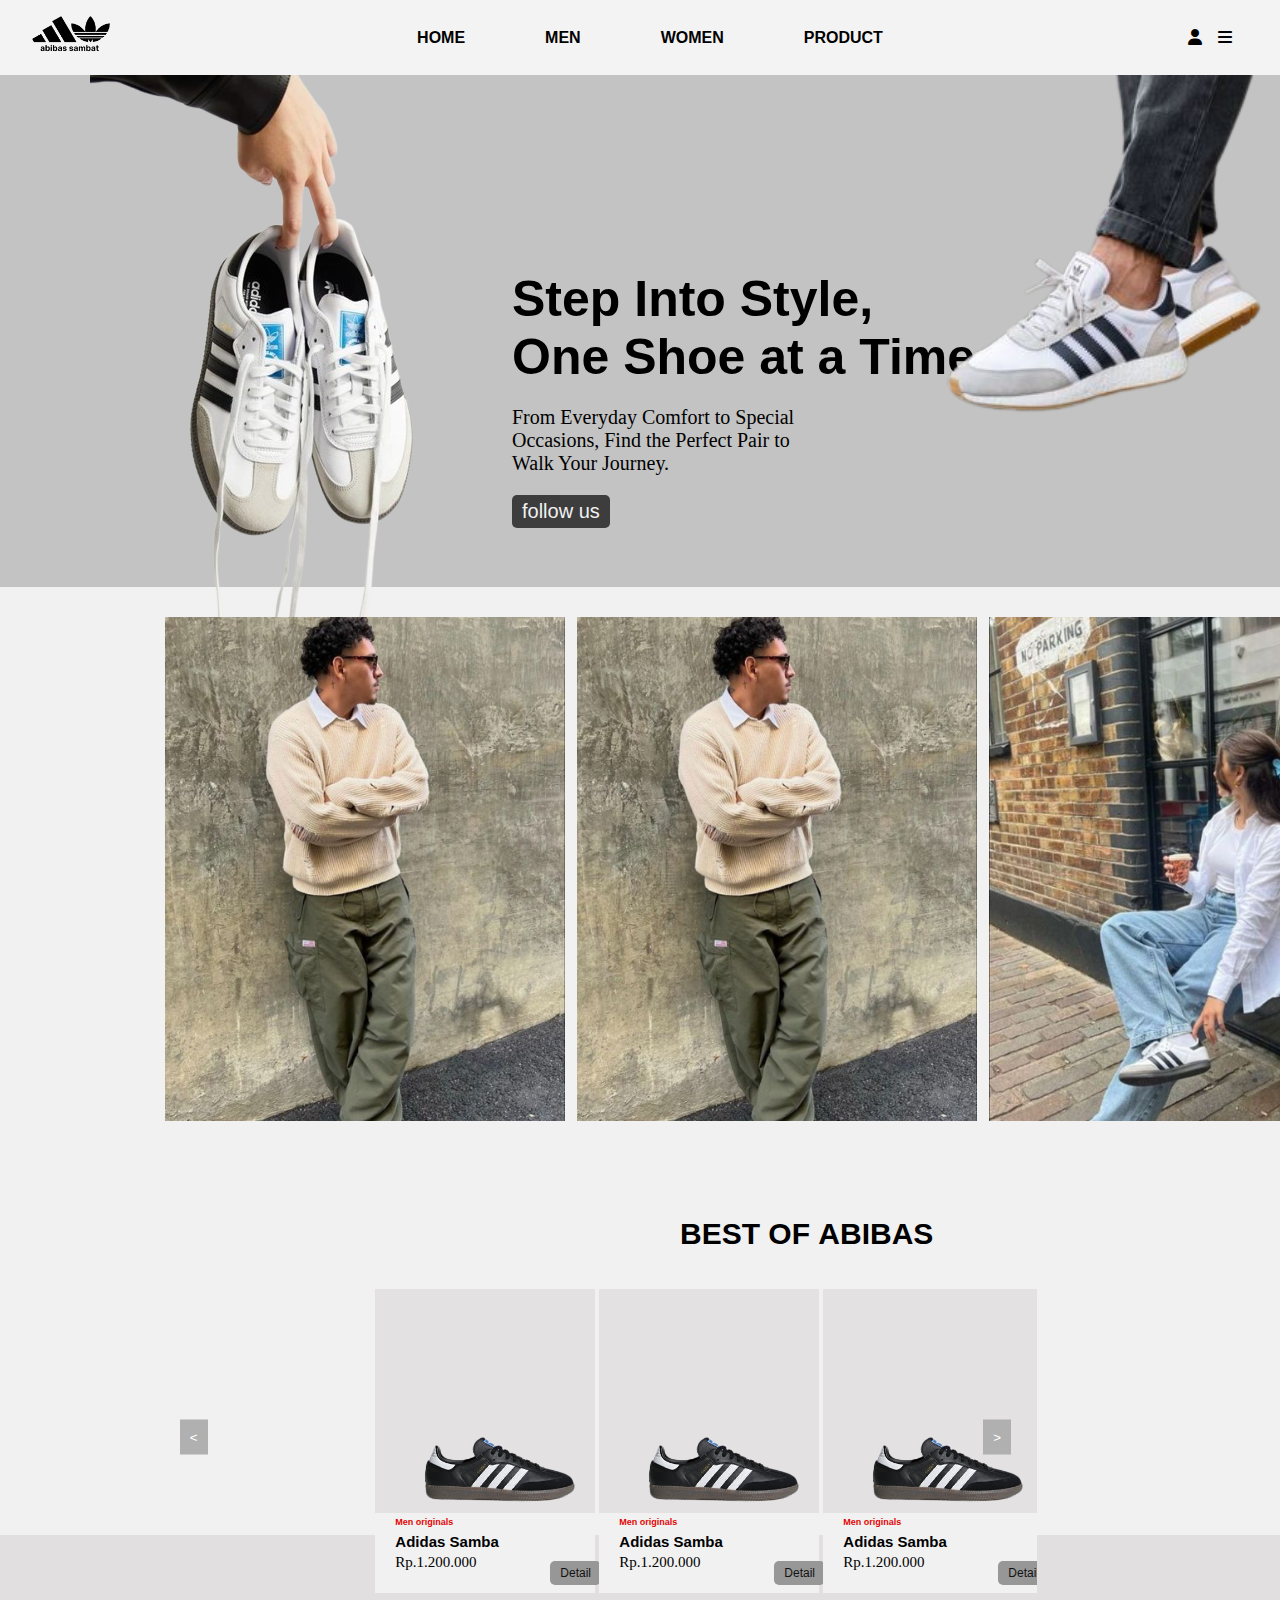
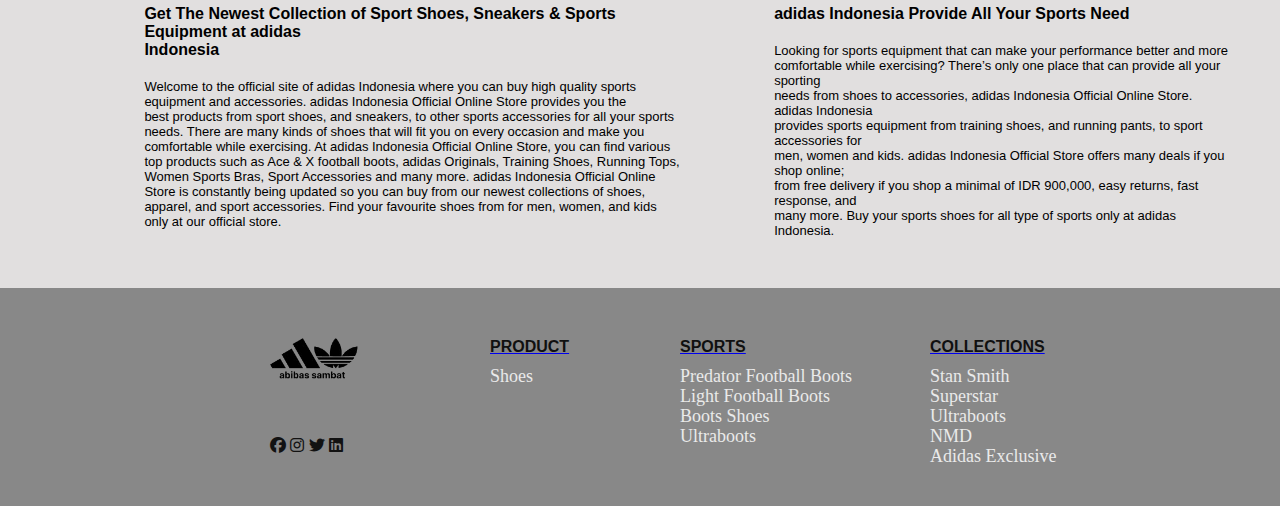
<file: index.html>
<!DOCTYPE html>
<html lang="en">

<head>
    <meta charset="UTF-8">
    <meta name="viewport" content="width=device-width, initial-scale=1.0">
    <title>abibas sambat</title>
    <link rel="stylesheet" type="text/css" href="assets/css/style.css" />
    <link href="/fontawesome-free-6.6.0-web/css/all.min.css" rel="stylesheet" />

</head>

<body>


    <header>
        <nav>
            <div class="">
                <img src="assets/img/logo.png">
            </div>

            <ul>
                <li><a href="index.html">HOME</a></li>
                <li><a href="#">MEN</a></li>
                <li><a href="#">WOMEN</a></li>
                <li><a href="PRODUCT.html">PRODUCT</a></li>
            </ul>
            <div class="icons">
                <a><i class="fa-solid fa-user"></i></a>
                <a><i class="fa-solid fa-bars"></i></a>
            </div>
        </nav>
    </header>


    <section class="page">
        <div class="imge">
            <img src="assets/img/sepatu1.png">
        </div>
        <div class="text">
            <h1>Step Into Style, <br />One Shoe at a Time. </h1>
            <p>From Everyday Comfort to Special <br /> Occasions, Find the Perfect Pair to <br />Walk Your Journey.
            </p>
            <button>follow us</button>
        </div>
        <div class="image2">
            <img src="assets/img/sepatu2.png">
        </div>
    </section>

    <section class="hero">
        <div class="row">
            <div class="img1">
            <img src="assets/img/image 1.png">
            </div>
            <div class="img2">
            <img src="assets/img/image 1.png">
            </div>
            <div class="img3">
            <img src="assets/img/image 2.png">
            </div>
        </div> 
            <div class="text1">
                <h1>BEST&nbsp;OF&nbsp;ABIBAS</h1>
            </div>
            
            <div class="slider-container">
                <div class="slider">
                    <div class="slide">
                        <div class="product">
                        <img src="assets/img/samba1.png" alt="Shoe 1" class="product-image">
                        </div>
                        <div class="product-info">
                            <div class="text">
                            <h6>Men originals</h6>
                            <h3>Adidas Samba</h3>
                            <p>Rp.1.200.000</p>
                            <a href="detail.html"><button>Detail</button></a>
                            </div>
                        </div>
                    </div>
                    <div class="slide">
                        <div class="product">
                        <img src="assets/img/samba1.png" alt="Shoe 1" class="product-image">
                        </div>
                        <div class="product-info">
                            <div class="text">
                            <h6>Men originals</h6>
                            <h3>Adidas Samba</h3>
                            <p>Rp.1.200.000</p>
                            <a href="detail.html"><button>Detail</button></a>
                            </div>
                        </div>
                    </div>
                    <div class="slide">
                        <div class="product">
                        <img src="assets/img/samba1.png" alt="Shoe 1" class="product-image">
                        </div>
                        <div class="product-info">
                            <div class="text">
                            <h6>Men originals</h6>
                            <h3>Adidas Samba</h3>
                            <p>Rp.1.200.000</p>
                            <a href="detail.html"><button>Detail</button></a>
                            </div>
                        </div>
                    </div>    
                    <div class="slide">
                        <div class="product">
                        <img src="assets/img/samba1.png" alt="Shoe 1" class="product-image">
                        </div>
                        <div class="product-info">
                            <div class="text">
                            <h6>Men originals</h6>
                            <h3>Adidas Samba</h3>
                            <p>Rp.1.200.000</p>
                            <a href="detail.html"><button>Detail</button></a>
                            </div>
                        </div>
                    </div>
                    <div class="slide">
                        <div class="product">
                        <img src="assets/img/samba1.png" alt="Shoe 1" class="product-image">
                        </div>
                        <div class="product-info">
                            <div class="text">
                            <h6>Men originals</h6>
                            <h3>Adidas Samba</h3>
                            <p>Rp.1.200.000</p>
                            <a href="detail.html"><button>Detail</button></a>
                            </div>
                        </div>
                    </div>
                    <div class="slide">
                        <div class="product">
                        <img src="assets/img/samba1.png" alt="Shoe 1" class="product-image">
                        </div>
                        <div class="product-info">
                            <div class="text">
                            <h6>Men originals</h6>
                            <h3>Adidas Samba</h3>
                            <p>Rp.1.200.000</p>
                            <a href="detail.html"><button>Detail</button></a>
                            </div>
                        </div>
                    </div>
                    <div class="slide">
                        <div class="product">
                        <img src="assets/img/samba1.png" alt="Shoe 1" class="product-image">
                        </div>
                        <div class="product-info">
                            <div class="text">
                            <h6>Men originals</h6>
                            <h3>Adidas Samba</h3>
                            <p>Rp.1.200.000</p>
                            <a href="detail.html"><button>Detail</button></a>
                            </div>
                        </div>
                    </div>
                    <div class="slide">
                        <div class="product">
                        <img src="assets/img/samba1.png" alt="Shoe 1" class="product-image">
                        </div>
                        <div class="product-info">
                            <div class="text">
                            <h6>Men originals</h6>
                            <h3>Adidas Samba</h3>
                            <p>Rp.1.200.000</p>
                            <a href="detail.html"><button>Detail</button></a>
                            </div>
                        </div>
                    </div>
                    <div class="slide">
                        <div class="product">
                        <img src="assets/img/samba1.png" alt="Shoe 1" class="product-image">
                        </div>
                        <div class="product-info">
                            <div class="text">
                            <h6>Men originals</h6>
                            <h3>Adidas Samba</h3>
                            <p>Rp.1.200.000</p>
                            <a href="detail.html"><button>Detail</button></a>
                            </div>
                        </div>
                    </div>

                    <div class="slide">
                        <div class="product">
                        <img src="assets/img/samba1.png" alt="Shoe 1" class="product-image">
                        </div>
                        <div class="product-info">
                            <div class="text">
                            <h6>Men originals</h6>
                            <h3>Adidas Samba</h3>
                            <p>Rp.1.200.000</p>
                            <a href="detail.html"><button>Detail</button></a>
                            </div>
                        </div>
                    </div>
                    <div class="slide">
                        <div class="product">
                        <img src="assets/img/samba1.png" alt="Shoe 1" class="product-image">
                        </div>
                        <div class="product-info">
                            <div class="text">
                            <h6>Men originals</h6>
                            <h3>Adidas Samba</h3>
                            <p>Rp.1.200.000</p>
                            <a href="detail.html"><button>Detail</button></a>
                            </div>
                        </div>
                    </div>
                    <div class="slide">
                        <div class="product">
                        <img src="assets/img/samba1.png" alt="Shoe 1" class="product-image">
                        </div>
                        <div class="product-info">
                            <div class="text">
                            <h6>Men originals</h6>
                            <h3>Adidas Samba</h3>
                            <p>Rp.1.200.000</p>
                            <a href="detail.html"><button>Detail</button></a>
                            </div>
                        </div>
                    </div>
                </div>
            </div>
            <div class="btn"> 
            <button class="nav-button prev">&lt;</button>
            <button class="nav-button next">&gt;</button>
            </div>
        
            <script>
                const slider = document.querySelector('.slider');
                const slides = document.querySelectorAll('.slide');
                const prevButton = document.querySelector('.prev');
                const nextButton = document.querySelector('.next');
                let currentIndex = 0;
        
                function updateSlider() {
                    slider.style.transform = `translateX(-${currentIndex * 18}%)`;
                }
        
                prevButton.addEventListener('click', () => {
                    currentIndex = (currentIndex - 1 + slides.length) % slides.length;
                    updateSlider();
                });
        
                nextButton.addEventListener('click', () => {
                    currentIndex = (currentIndex + 1) % slides.length;
                    updateSlider();
                });
            </script>
    </section>

    <section class="oke">
        <div class="informasi">
            <div class="text2">
                <h1>Get The Newest Collection of Sport Shoes, Sneakers & Sports Equipment at adidas <br />Indonesia
                </h1>

                <p>Welcome to the official site of adidas Indonesia where you can buy high quality sports <br />
                    equipment and accessories. adidas Indonesia Official Online Store provides you the <br />best
                    products from sport shoes, and sneakers, to other sports accessories for all your sports
                    <br />needs. There are many kinds of shoes that will fit you on every occasion and make you <br />
                    comfortable while exercising. At adidas Indonesia Official Online Store, you can find various<br />
                    top products such as Ace & X football boots, adidas Originals, Training Shoes, Running Tops,<br />
                    Women Sports Bras, Sport Accessories and many more. adidas Indonesia Official Online<br /> Store is
                    constantly being updated so you can buy from our newest collections of shoes, <br />apparel, and
                    sport accessories. Find your favourite shoes from for men, women, and kids<br /> only at our
                    official store.
                </p>
            </div>

            <div class="text3">
                <h1>adidas Indonesia Provide All Your Sports Need</h1>
                <p>Looking for sports equipment that can make your performance better and more<br /> comfortable while
                    exercising? There’s only one place that can provide all your sporting<br /> needs from shoes to
                    accessories, adidas Indonesia Official Online Store. adidas Indonesia<br /> provides sports
                    equipment from training shoes, and running pants, to sport accessories for<br /> men, women and
                    kids. adidas Indonesia Official Store offers many deals if you shop online;<br /> from free delivery
                    if you shop a minimal of IDR 900,000, easy returns, fast response, and<br /> many more. Buy your
                    sports shoes for all type of sports only at adidas Indonesia.</p>

            </div>
        </div>
    </section>

    <footer>
        <div class="container">
            <div class="header">
                <div class="content">
                    <div class="footer">
                        <div class="rour">
                            <div class="footer-col">
                                <img src="assets/img/logo.png">
                                <div class="sosial-link">
                                    <a href="#"><i class="fa-brands fa-facebook"></i></a>
                                    <a href="#"><i class="fa-brands fa-instagram"></i></a>
                                    <a href="#"><i class="fa-brands fa-twitter"></i></a>
                                    <a href="#"><i class="fa-brands fa-linkedin"></i></a>
                                </div>
                            </div>
                            <div class="footer-col">
                               <a href="BRANDS.html"><h4>PRODUCT</h4></a>
                                <ul>
                                    <li><a href="#">Shoes</a></li>
                                </ul>
                            </div>
                            <div class="footer-col">
                                <div class="col">
                                <a href="#"><h4>SPORTS</h4></a>
                                <ul>
                                    <li><a href="#">Predator&nbsp;Football&nbsp;boots</a></li>
                                    <li><a href="#">Light&nbsp;Football&nbsp;Boots</a></li>
                                    <li><a href="#">Boots Shoes</a></li>
                                    <li><a href="#">Ultraboots</a></li>
                                </ul>
                                </div>
                            </div>
                            <div class="footer-col">
                                <a href="#"><h4>COLLECTIONS</h4></a>
                                <ul>
                                    <li><a href="#">Stan Smith</a></li>
                                    <li><a href="#">Superstar</a></li>
                                    <li><a href="#">Ultraboots</a></li>
                                    <li><a href="#">NMD</a></li>
                                    <li><a href="#">adidas&nbsp;Exclusive</a></li>
                                </ul>
                            </div>
                        </div>
                    </div>
                </div>
            </div>
        </div>

    </footer>




</body>


</html>
</file>
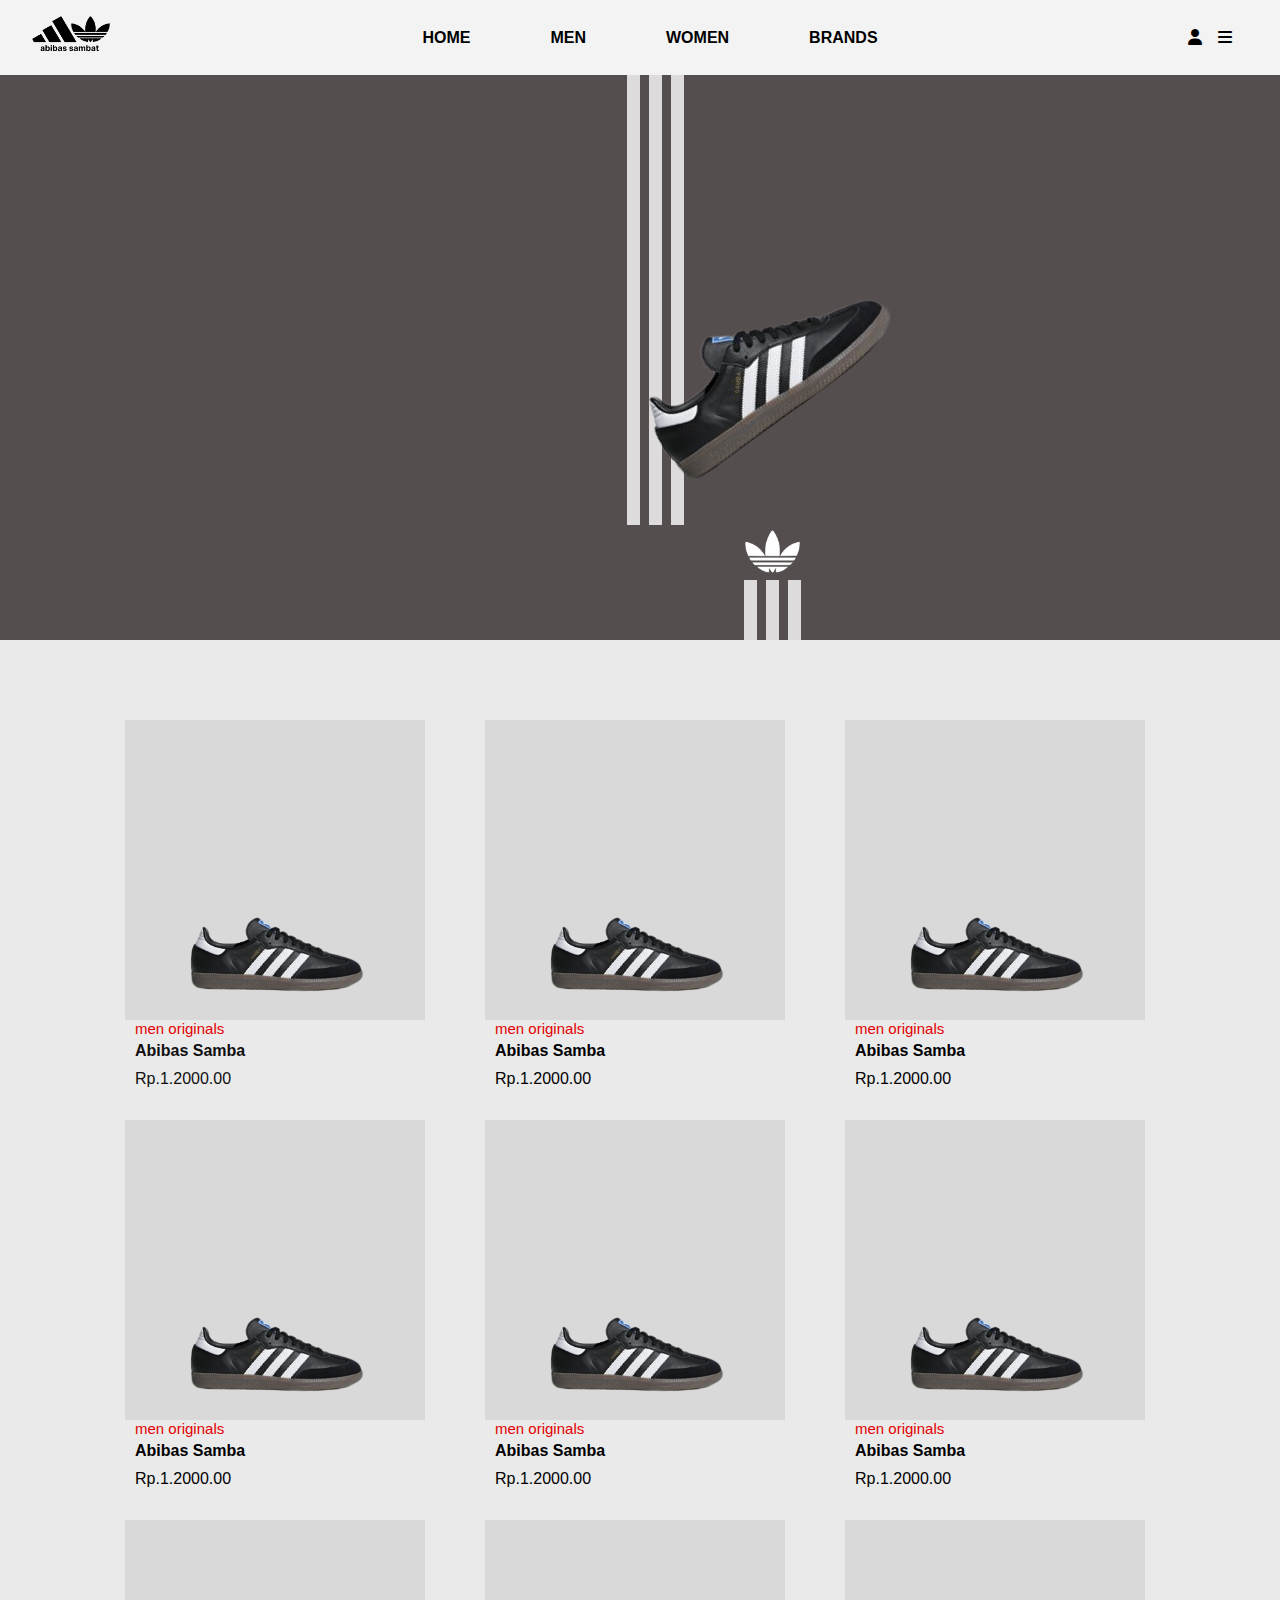
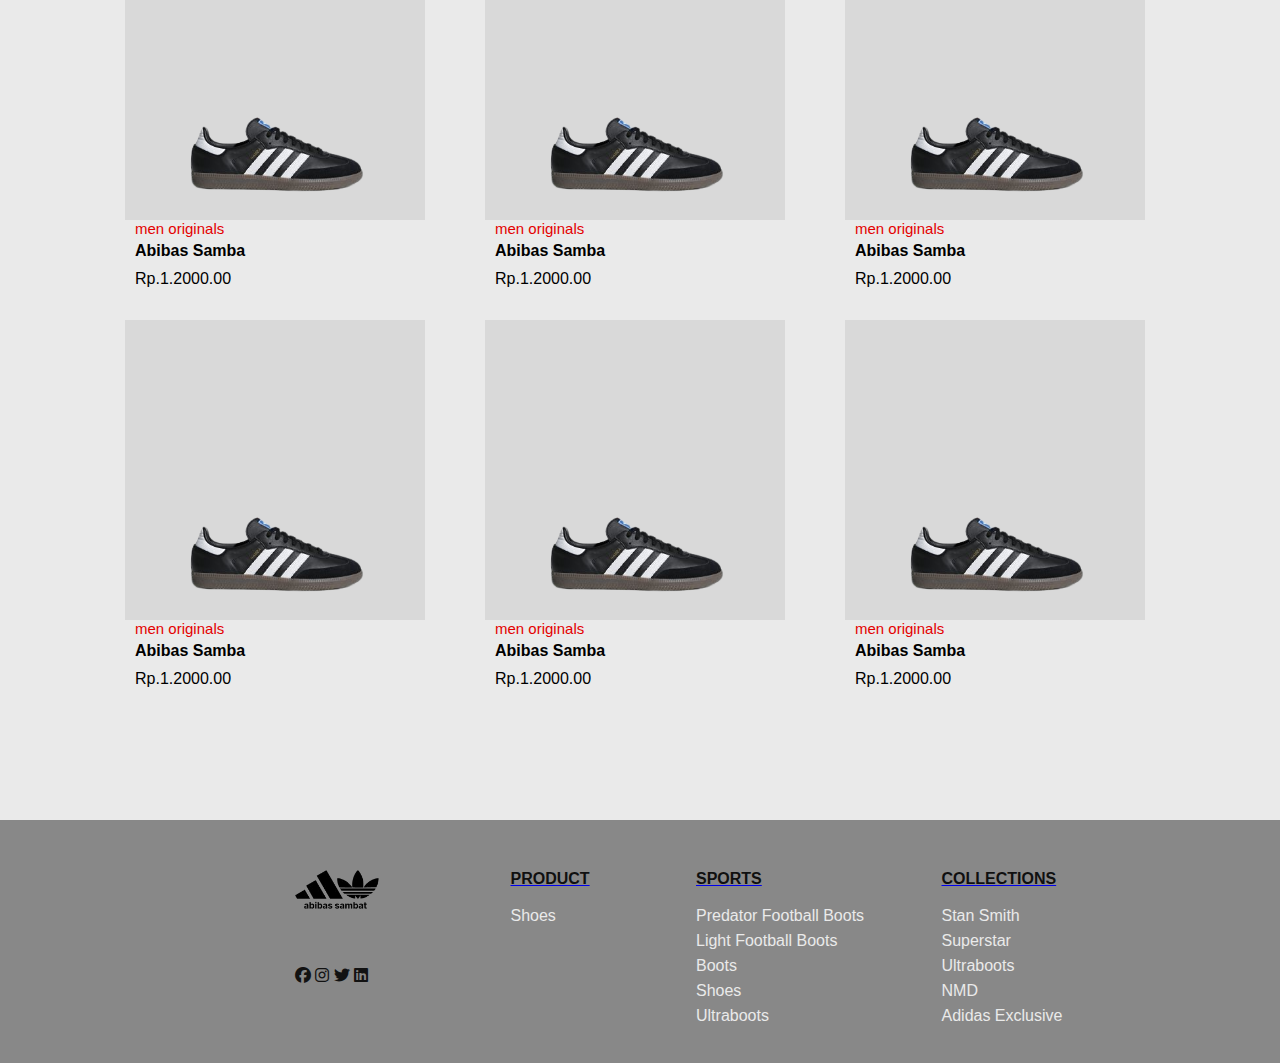
<file: BRANDS.html>
<!DOCTYPE html>
<html lang="en">

<head>
    <meta charset="UTF-8">
    <meta name="viewport" content="width=\, initial-scale=1.0">
    <title>BRANDS</title>
    <link rel="stylesheet" type="text/css" href="BRANDS.css" />
    <link href="/fontawesome-free-6.6.0-web/css/all.min.css" rel="stylesheet" />
</head>

<body>

    <header>
        <nav>
            <div class="">
                <img src="assets/img/logo.png">
            </div>

            <ul>
                <li><a href="index.html">HOME</a></li>
                <li><a href="#">MEN</a></li>
                <li><a href="#">WOMEN</a></li>
                <li><a href="#">BRANDS</a></li>
            </ul>
            <div class="icons">
                <a><i class="fa-solid fa-user"></i></i></a>
                <a><i class="fa-solid fa-bars"></i></a>
            </div>
        </nav>
    </header>

    <section class="conten">
        <div class="rour1">
            <div class="line"></div>
            <div class="line"></div>
            <div class="line"></div>
            <div class="page">
                <img src="assets/img/samba1.png" width="300px">
            </div>
            <div class="img">
                <img src="assets/img/Vector 5.png">
            </div>
            <div class="line1"></div>
            <div class="line1"></div>
            <div class="line1"></div>
        </div>
    </section>

    <section class="second">
        <a href="detail.html">
        <div class="product-grid">
            <div class="product-item">
                <div class="imag">
                    <img src="assets/img/samba1.png" alt="Shoe 1">
                </div>
                <div class="informasi">
                    <div class="product-tipe">men originals</div>
                    <div class="product-name">Abibas Samba</div>
                    <div class="product-price">Rp.1.2000.00</div>
                </div>
            </div>
        </a>
            <div class="product-item">
                <div class="imag">
                    <img src="assets/img/samba1.png" alt="Shoe 1">
                </div>
                <div class="informasi">
                    <div class="product-tipe">men originals</div>
                    <div class="product-name">Abibas Samba</div>
                    <div class="product-price">Rp.1.2000.00</div>
                </div>
            </div>
            <div class="product-item">
                <div class="imag">
                    <img src="assets/img/samba1.png" alt="Shoe 1">
                </div>
                <div class="informasi">
                    <div class="product-tipe">men originals</div>
                    <div class="product-name">Abibas Samba</div>
                    <div class="product-price">Rp.1.2000.00</div>
                </div>
            </div>
            <div class="product-item">
                <div class="imag">
                    <img src="assets/img/samba1.png" alt="Shoe 1">
                </div>
                <div class="informasi">
                    <div class="product-tipe">men originals</div>
                    <div class="product-name">Abibas Samba</div>
                    <div class="product-price">Rp.1.2000.00</div>
                </div>
            </div>
            <div class="product-item">
                <div class="imag">
                    <img src="assets/img/samba1.png" alt="Shoe 1">
                </div>
                <div class="informasi">
                    <div class="product-tipe">men originals</div>
                    <div class="product-name">Abibas Samba</div>
                    <div class="product-price">Rp.1.2000.00</div>
                </div>
            </div>
            <div class="product-item">
                <div class="imag">
                    <img src="assets/img/samba1.png" alt="Shoe 1">
                </div>
                <div class="informasi">
                    <div class="product-tipe">men originals</div>
                    <div class="product-name">Abibas Samba</div>
                    <div class="product-price">Rp.1.2000.00</div>
                </div>
            </div>
            <div class="product-item">
                <div class="imag">
                    <img src="assets/img/samba1.png" alt="Shoe 1">
                </div>
                <div class="informasi">
                    <div class="product-tipe">men originals</div>
                    <div class="product-name">Abibas Samba</div>
                    <div class="product-price">Rp.1.2000.00</div>
                </div>
            </div>
            <div class="product-item">
                <div class="imag">
                    <img src="assets/img/samba1.png" alt="Shoe 1">
                </div>
                <div class="informasi">
                    <div class="product-tipe">men originals</div>
                    <div class="product-name">Abibas Samba</div>
                    <div class="product-price">Rp.1.2000.00</div>
                </div>
            </div>
            <div class="product-item">
                <div class="imag">
                    <img src="assets/img/samba1.png" alt="Shoe 1">
                </div>
                <div class="informasi">
                    <div class="product-tipe">men originals</div>
                    <div class="product-name">Abibas Samba</div>
                    <div class="product-price">Rp.1.2000.00</div>
                </div>
            </div>
            <div class="product-item">
                <div class="imag">
                    <img src="assets/img/samba1.png" alt="Shoe 1">
                </div>
                <div class="informasi">
                    <div class="product-tipe">men originals</div>
                    <div class="product-name">Abibas Samba</div>
                    <div class="product-price">Rp.1.2000.00</div>
                </div>
            </div>
            <div class="product-item">
                <div class="imag">
                    <img src="assets/img/samba1.png" alt="Shoe 1">
                </div>
                <div class="informasi">
                    <div class="product-tipe">men originals</div>
                    <div class="product-name">Abibas Samba</div>
                    <div class="product-price">Rp.1.2000.00</div>
                </div>
            </div>
            <div class="product-item">
                <div class="imag">
                    <img src="assets/img/samba1.png" alt="Shoe 1">
                </div>
                <div class="informasi">
                    <div class="product-tipe">men originals</div>
                    <div class="product-name">Abibas Samba</div>
                    <div class="product-price">Rp.1.2000.00</div>
                </div>
            </div>
        </div>

    </section>

    <footer>
        <div class="container">
            <div class="header">
                <div class="content">
                    <div class="footer">
                        <div class="rour">
                            <div class="footer-col">
                                <img src="assets/img/logo.png">
                                <div class="sosial-link">
                                    <a href="#"><i class="fa-brands fa-facebook"></i></a>
                                    <a href="#"><i class="fa-brands fa-instagram"></i></a>
                                    <a href="#"><i class="fa-brands fa-twitter"></i></a>
                                    <a href="#"><i class="fa-brands fa-linkedin"></i></a>
                                </div>
                            </div>
                            <div class="footer-col">
                               <a href="#"><h4>PRODUCT</h4></a>
                                <ul>
                                    <li><a href="#">Shoes</a></li>
                                </ul>
                            </div>
                            <div class="footer-col">
                                <div class="col">
                                <a href="#"><h4>SPORTS</h4></a>
                                <ul>
                                    <li><a href="#">Predator&nbsp;Football&nbsp;boots</a></li>
                                    <li><a href="#">Light&nbsp;Football&nbsp;Boots</a></li>
                                    <li><a href="#">Boots Shoes</a></li>
                                    <li><a href="#">Ultraboots</a></li>
                                </ul>
                                </div>
                            </div>
                            <div class="footer-col">
                                <a href="#"><h4>COLLECTIONS</h4></a>
                                <ul>
                                    <li><a href="#">Stan Smith</a></li>
                                    <li><a href="#">Superstar</a></li>
                                    <li><a href="#">Ultraboots</a></li>
                                    <li><a href="#">NMD</a></li>
                                    <li><a href="#">adidas&nbsp;Exclusive</a></li>
                                </ul>
                            </div>
                        </div>
                    </div>
                </div>
            </div>
        </div>

    </footer>




</body>

</html>
</file>
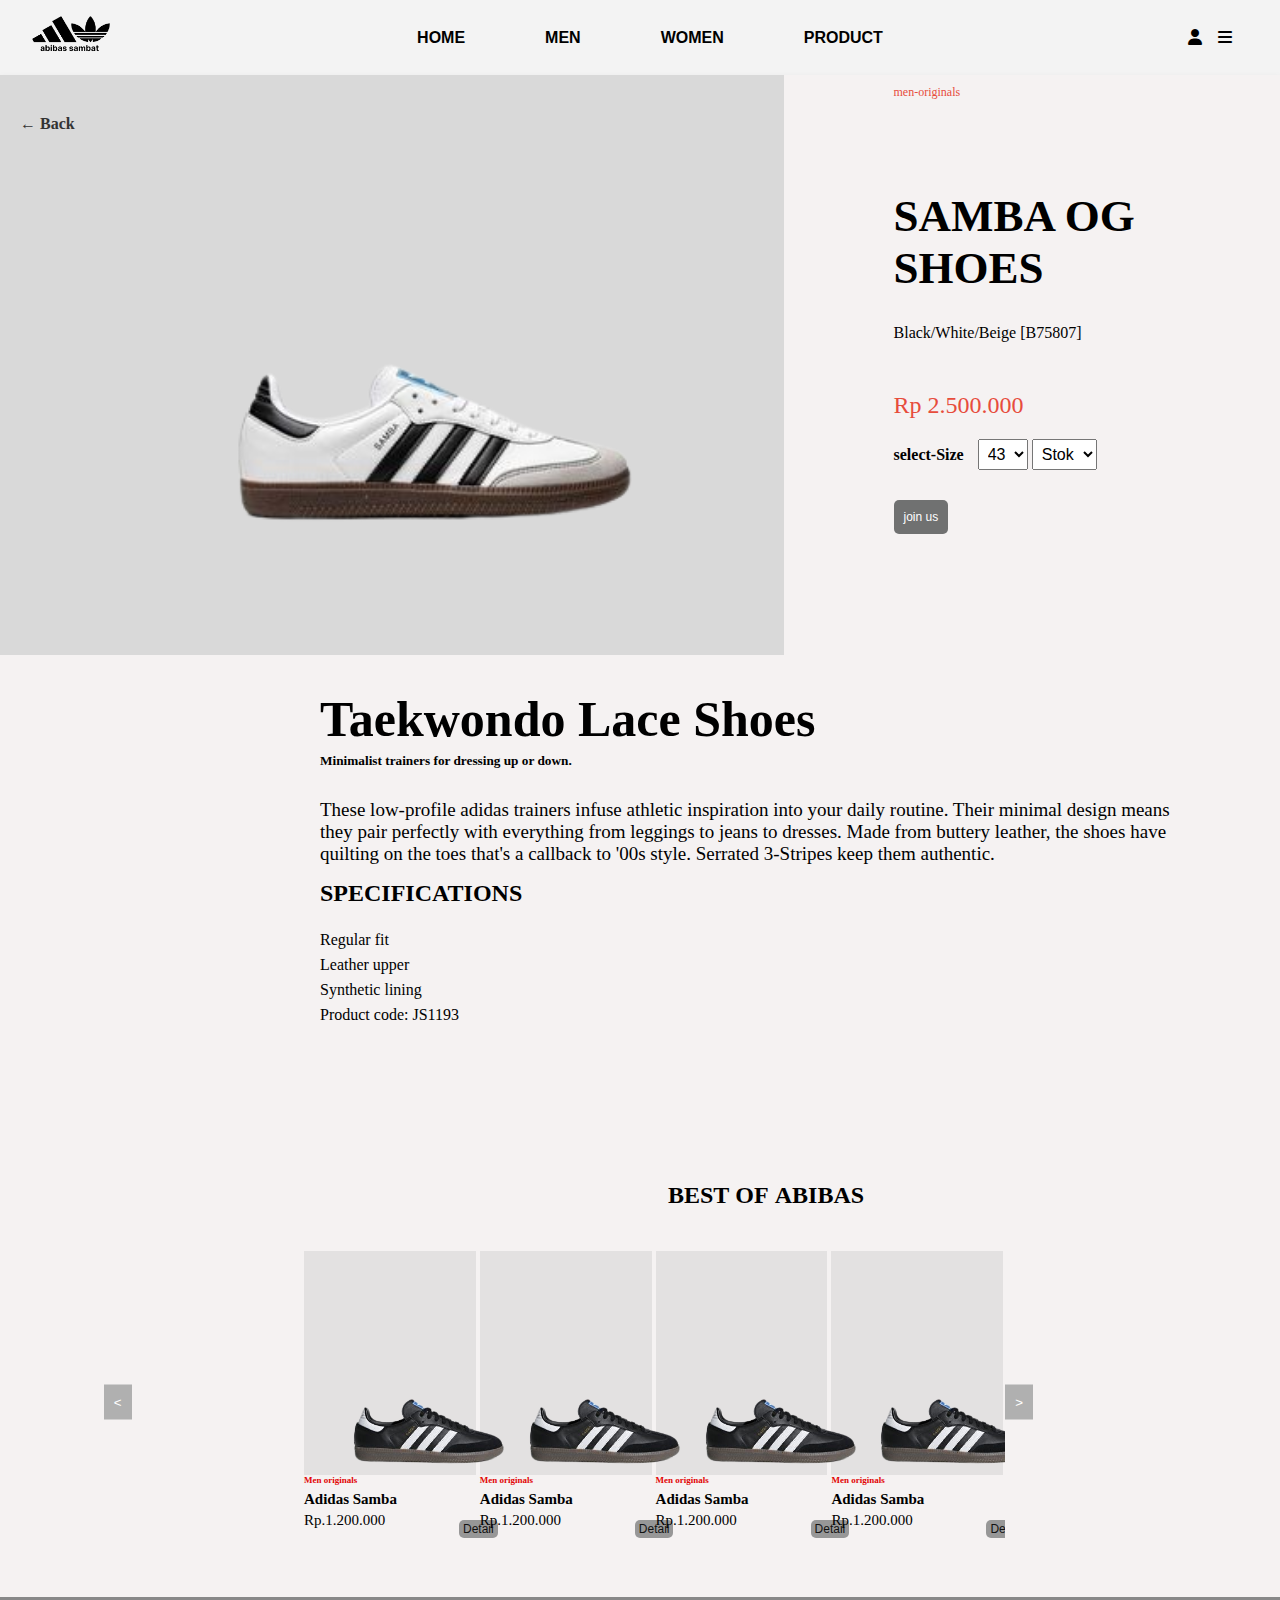
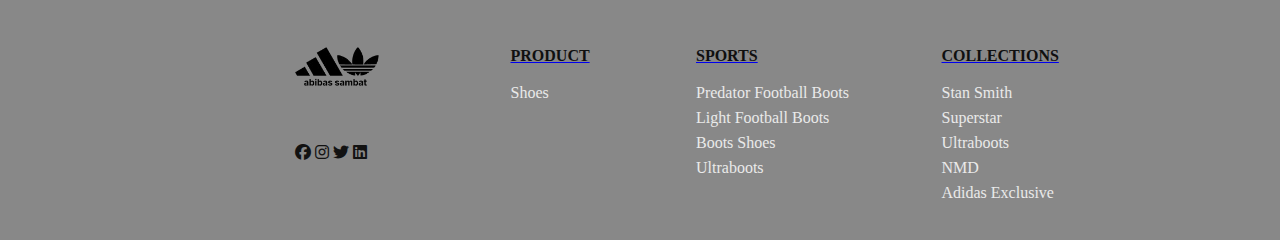
<file: detail.html>
<!DOCTYPE html>
<html lang="en">

<head>
	<meta charset="UTF-8">
	<meta name="viewport" content="width=device-width, initial-scale=1.0">
	<title>DETAIL</title>
	<link rel="stylesheet" type="text/css" href="assets/css/detail.css" />
	<link href="/fontawesome-free-6.6.0-web/css/all.min.css" rel="stylesheet" />
</head>

<body>


	<header>
		<nav>
			<a href="index.html">
				<div class="">
					<img src="assets/img/logo.png">
				</div>
			</a>

			<ul>
				<li><a href="index.html">HOME</a></li>
				<li><a href="#">MEN</a></li>
				<li><a href="#">WOMEN</a></li>
				<li><a href="PRODUCT.html">PRODUCT</a></li>
			</ul>
			<div class="icons">
				<a><i class="fa-solid fa-user"></i></a>
				<a><i class="fa-solid fa-bars"></i></a>
			</div>
		</nav>
	</header>


	<section class="product-container">
		<div class="product-image">
			<a href="PRODUCT.html" class="back-link">← Back</a>
			<img src="assets/img/e57fb8dd380e8e80dca40d11db5e6a6e-removebg-preview.png" alt="Product Image">

		</div>


		<div class="product-info1">
			<p class="product-oke">men-originals</p>
			<h1 class="product-title">SAMBA OG SHOES</h1>
			<p class="product-code">Black/White/Beige [B75807]</p>
			<p class="product-price">Rp 2.500.000</p>
			<div class="product-options">
				<label for="size">select-Size</label>
				<select id="size" name="size">
					<option value="40">43</option>
					<option value="41">41</option>
					<option value="42">42</option>
					<option value="43">43</option>
				</select>
				<select id="stock" name="uk">
					<option value="rp">Stok</option>
					<option value="rp">rp</option>
					<option value="rp">rp</option>
					<option value="rp">rp</option>
				</select>
			</div>

			<button class="add-to-cart">join us</button>
		
		</div>
	</section>


	<section class="information">
		<div class="text1">
			<h1>Taekwondo Lace Shoes</h1>
			<h5>Minimalist trainers for dressing up or down.</h5>
			<p>These low-profile adidas trainers infuse athletic inspiration into your daily routine. Their minimal
				design
				means<br /> they pair perfectly with everything from leggings to jeans to dresses. Made from buttery
				leather, the
				shoes have <br /> quilting on the toes that's a callback to '00s style. Serrated 3-Stripes keep them
				authentic.
			</p>
			<h2>SPECIFICATIONS</h2>
			<ul>
				<li>Regular fit</li>
				<li>Leather upper</li>
				<li>Synthetic lining</li>
				<li>Product code: JS1193</li>
			</ul>
		</div>
	</section>

	<section class="hero">
		<div class="slider-container">
			<div class="text2">
				<h2>BEST&nbsp;OF&nbsp;ABIBAS</h2>
			</div>
			<div class="slider">
				<div class="slide">
					<div class="product4">
					<img src="assets/img/samba1.png" alt="Shoe 1" class="product-image">
					</div>
					<div class="product-info">
						<div class="text">
						<h6>Men originals</h6>
						<h3>Adidas Samba</h3>
						<p>Rp.1.200.000</p>
						</div>
						<button>Detail</button>
					</div>
				</div>

				<div class="slide">
					<div class="product4">
					<img src="assets/img/samba1.png" alt="Shoe 1" class="product-image">
					</div>
					<div class="product-info">
						<div class="text">
						<h6>Men originals</h6>
						<h3>Adidas Samba</h3>
						<p>Rp.1.200.000</p>
						</div>
						<button>Detail</button>
					</div>
				</div>
				<div class="slide">
					<div class="product4">
					<img src="assets/img/samba1.png" alt="Shoe 1" class="product-image">
					</div>
					<div class="product-info">
						<div class="text">
						<h6>Men originals</h6>
						<h3>Adidas Samba</h3>
						<p>Rp.1.200.000</p>
						</div>
						<button>Detail</button>
					</div>
				</div>
				<div class="slide">
					<div class="product4">
					<img src="assets/img/samba1.png" alt="Shoe 1" class="product-image">
					</div>
					<div class="product-info">
						<div class="text">
						<h6>Men originals</h6>
						<h3>Adidas Samba</h3>
						<p>Rp.1.200.000</p>
						</div>
						<button>Detail</button>
					</div>
				</div>
				<div class="slide">
					<div class="product4">
					<img src="assets/img/samba1.png" alt="Shoe 1" class="product-image">
					</div>
					<div class="product-info">
						<div class="text">
						<h6>Men originals</h6>
						<h3>Adidas Samba</h3>
						<p>Rp.1.200.000</p>
						</div>
						<button>Detail</button>
					</div>
				</div>
				<div class="slide">
					<div class="product4">
					<img src="assets/img/samba1.png" alt="Shoe 1" class="product-image">
					</div>
					<div class="product-info">
						<div class="text">
						<h6>Men originals</h6>
						<h3>Adidas Samba</h3>
						<p>Rp.1.200.000</p>
						</div>
						<button>Detail</button>
					</div>
				</div>
				<div class="slide">
					<div class="product4">
					<img src="assets/img/samba1.png" alt="Shoe 1" class="product-image">
					</div>
					<div class="product-info">
						<div class="text">
						<h6>Men originals</h6>
						<h3>Adidas Samba</h3>
						<p>Rp.1.200.000</p>
						</div>
						<button>Detail</button>
					</div>
				</div>
				<div class="slide">
					<div class="product4">
					<img src="assets/img/samba1.png" alt="Shoe 1" class="product-image">
					</div>
					<div class="product-info">
						<div class="text">
						<h6>Men originals</h6>
						<h3>Adidas Samba</h3>
						<p>Rp.1.200.000</p>
						</div>
						<button>Detail</button>
					</div>
				</div>
				<div class="slide">
					<div class="product4">
					<img src="assets/img/samba1.png" alt="Shoe 1" class="product-image">
					</div>
					<div class="product-info">
						<div class="text">
						<h6>Men originals</h6>
						<h3>Adidas Samba</h3>
						<p>Rp.1.200.000</p>
						</div>
						<button>Detail</button>
					</div>
				</div>
				<div class="slide">
					<div class="product4">
					<img src="assets/img/samba1.png" alt="Shoe 1" class="product-image">
					</div>
					<div class="product-info">
						<div class="text">
						<h6>Men originals</h6>
						<h3>Adidas Samba</h3>
						<p>Rp.1.200.000</p>
						</div>
						<button>Detail</button>
					</div>
				</div>
				<div class="slide">
					<div class="product4">
					<img src="assets/img/samba1.png" alt="Shoe 1" class="product-image">
					</div>
					<div class="product-info">
						<div class="text">
						<h6>Men originals</h6>
						<h3>Adidas Samba</h3>
						<p>Rp.1.200.000</p>
						</div>
						<button>Detail</button>
					</div>
				</div>
				<div class="slide">
					<div class="product4">
					<img src="assets/img/samba1.png" alt="Shoe 1" class="product-image">
					</div>
					<div class="product-info">
						<div class="text">
						<h6>Men originals</h6>
						<h3>Adidas Samba</h3>
						<p>Rp.1.200.000</p>
						</div>
						<button>Detail</button>
					</div>
				</div>
				<div class="slide">
					<div class="product4">
					<img src="assets/img/samba1.png" alt="Shoe 1" class="product-image">
					</div>
					<div class="product-info">
						<div class="text">
						<h6>Men originals</h6>
						<h3>Adidas Samba</h3>
						<p>Rp.1.200.000</p>
						</div>
						<button>Detail</button>
					</div>
				</div>
				<div class="slide">
					<div class="product4">
					<img src="assets/img/samba1.png" alt="Shoe 1" class="product-image">
					</div>
					<div class="product-info">
						<div class="text">
						<h6>Men originals</h6>
						<h3>Adidas Samba</h3>
						<p>Rp.1.200.000</p>
						</div>
						<button>Detail</button>
					</div>
				</div>
			</div>
		</div>
		<div class="btn2"> 
		<button class="nav-button1 prev">&lt;</button>
		<button class="nav-button1 next">&gt;</button>
		</div>
	
		<script>
			const slider = document.querySelector('.slider');
			const slides = document.querySelectorAll('.slide');
			const prevButton = document.querySelector('.prev');
			const nextButton = document.querySelector('.next');
			let currentIndex = 0;
	
			function updateSlider() {
				slider.style.transform = `translateX(-${currentIndex * 20}%)`;
			}
	
			prevButton.addEventListener('click', () => {
				currentIndex = (currentIndex - 1 + slides.length) % slides.length;
				updateSlider();
			});
	
			nextButton.addEventListener('click', () => {
				currentIndex = (currentIndex + 1) % slides.length;
				updateSlider();
			});
		</script>
</section>


    <footer>
        <div class="container">
            <div class="header">
                <div class="content">
                    <div class="footer">
                        <div class="rour">
                            <div class="footer-col">
                                <img src="assets/img/logo.png">
                                <div class="sosial-link">
                                    <a href="#"><i class="fa-brands fa-facebook"></i></a>
                                    <a href="#"><i class="fa-brands fa-instagram"></i></a>
                                    <a href="#"><i class="fa-brands fa-twitter"></i></a>
                                    <a href="#"><i class="fa-brands fa-linkedin"></i></a>
                                </div>
                            </div>
                            <div class="footer-col">
                               <a href="#"><h4>PRODUCT</h4></a>
                                <ul>
                                    <li><a href="#">Shoes</a></li>
                                </ul>
                            </div>
                            <div class="footer-col">
                                <div class="col">
                                <a href="#"><h4>SPORTS</h4></a>
                                <ul>
                                    <li><a href="#">Predator&nbsp;Football&nbsp;boots</a></li>
                                    <li><a href="#">Light&nbsp;Football&nbsp;Boots</a></li>
                                    <li><a href="#">Boots Shoes</a></li>
                                    <li><a href="#">Ultraboots</a></li>
                                </ul>
                                </div>
                            </div>
                            <div class="footer-col">
                                <a href="#"><h4>COLLECTIONS</h4></a>
                                <ul>
                                    <li><a href="#">Stan Smith</a></li>
                                    <li><a href="#">Superstar</a></li>
                                    <li><a href="#">Ultraboots</a></li>
                                    <li><a href="#">NMD</a></li>
                                    <li><a href="#">adidas&nbsp;Exclusive</a></li>
                                </ul>
                            </div>
                        </div>
                    </div>
                </div>
            </div>
        </div>

    </footer>


</body>

</html>
</file>
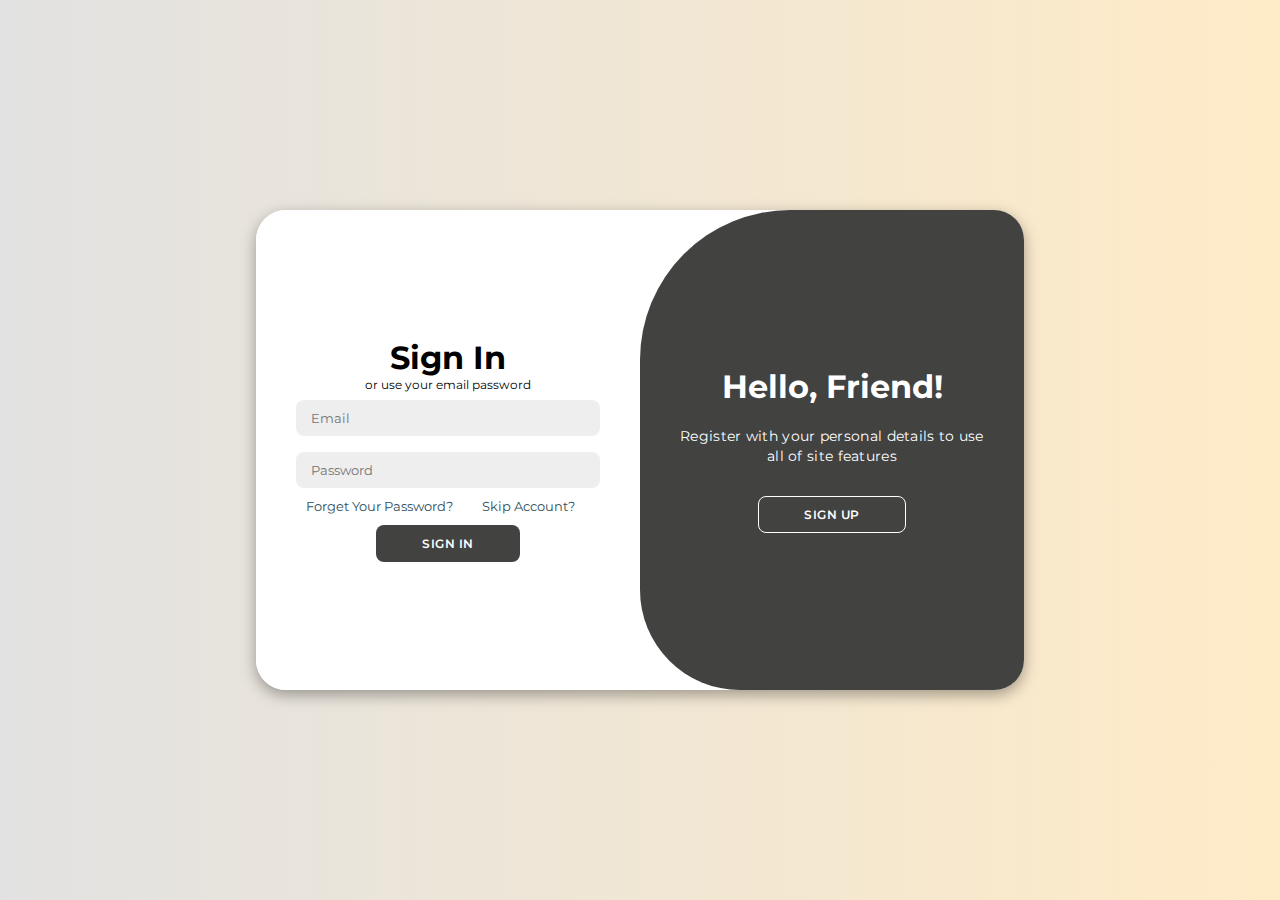
<file: login.html>
<!DOCTYPE html>
<html lang="en">

<head>
    <meta charset="UTF-8">
    <meta name="viewport" content="width=device-width, initial-scale=1.0">
    <link rel="stylesheet" href="assets/css/login.css">
    <title>Modern Login Page | AsmrProg</title>
</head>

<body>

    <div class="container" id="container">
        <div class="form-container sign-up">
            <form>
                <h1>Create Account</h1>
                <!-- <div class="social-icons">
                    <a class="xl" href="#" class="icon"><i class="fa-brands fa-google"></i></a>
                    <a class="xl1" href="#" class="icon"><i class="fa-brands fa-facebook-f"></i></a>
                </div> -->
                <span>or use your email for registeration</span>
                <input type="text" placeholder="Name">
                <input type="email" placeholder="Email">
                <input type="password" placeholder="Password">
                <button>Sign Up</button>
            </form>     
        </div>
        <div class="form-container sign-in">
            <form>
                <h1>Sign In</h1>
                <!-- <div class="social-icons">
                    <a class="xl" href="#" class="icon"><i class="fa-brands fa-google"></i></a>
                    <a class="xl1" href="#" class="icon1"><i class="fa-brands fa-facebook-f"></i></a>
                </div> -->
                <span>or use your email password</span>
                <input type="email" placeholder="Email">
                <input type="password" placeholder="Password">
                <div class="skip">
                    <a href="#">Forget Your Password?</a>
                <a href="index.html">Skip Account?</a>
                </div>
                <button>Sign In</button>
            </form>
        </div>
        <div class="toggle-container">
            <div class="toggle">
                <div class="toggle-panel toggle-left">
                    <h1>Welcome Back!</h1>
                    <p>Enter your personal details to use all of site features</p>
                    <button class="hidden" id="login">Sign In</button>
                </div>
                <div class="toggle-panel toggle-right">
                    <h1>Hello, Friend!</h1>
                    <p>Register with your personal details to use all of site features</p>
                    <button class="hidden" id="register">Sign Up</button>
                </div>
            </div>
        </div>
    </div>

    <script src="login.js"></script>
</body>

</html>
</file>
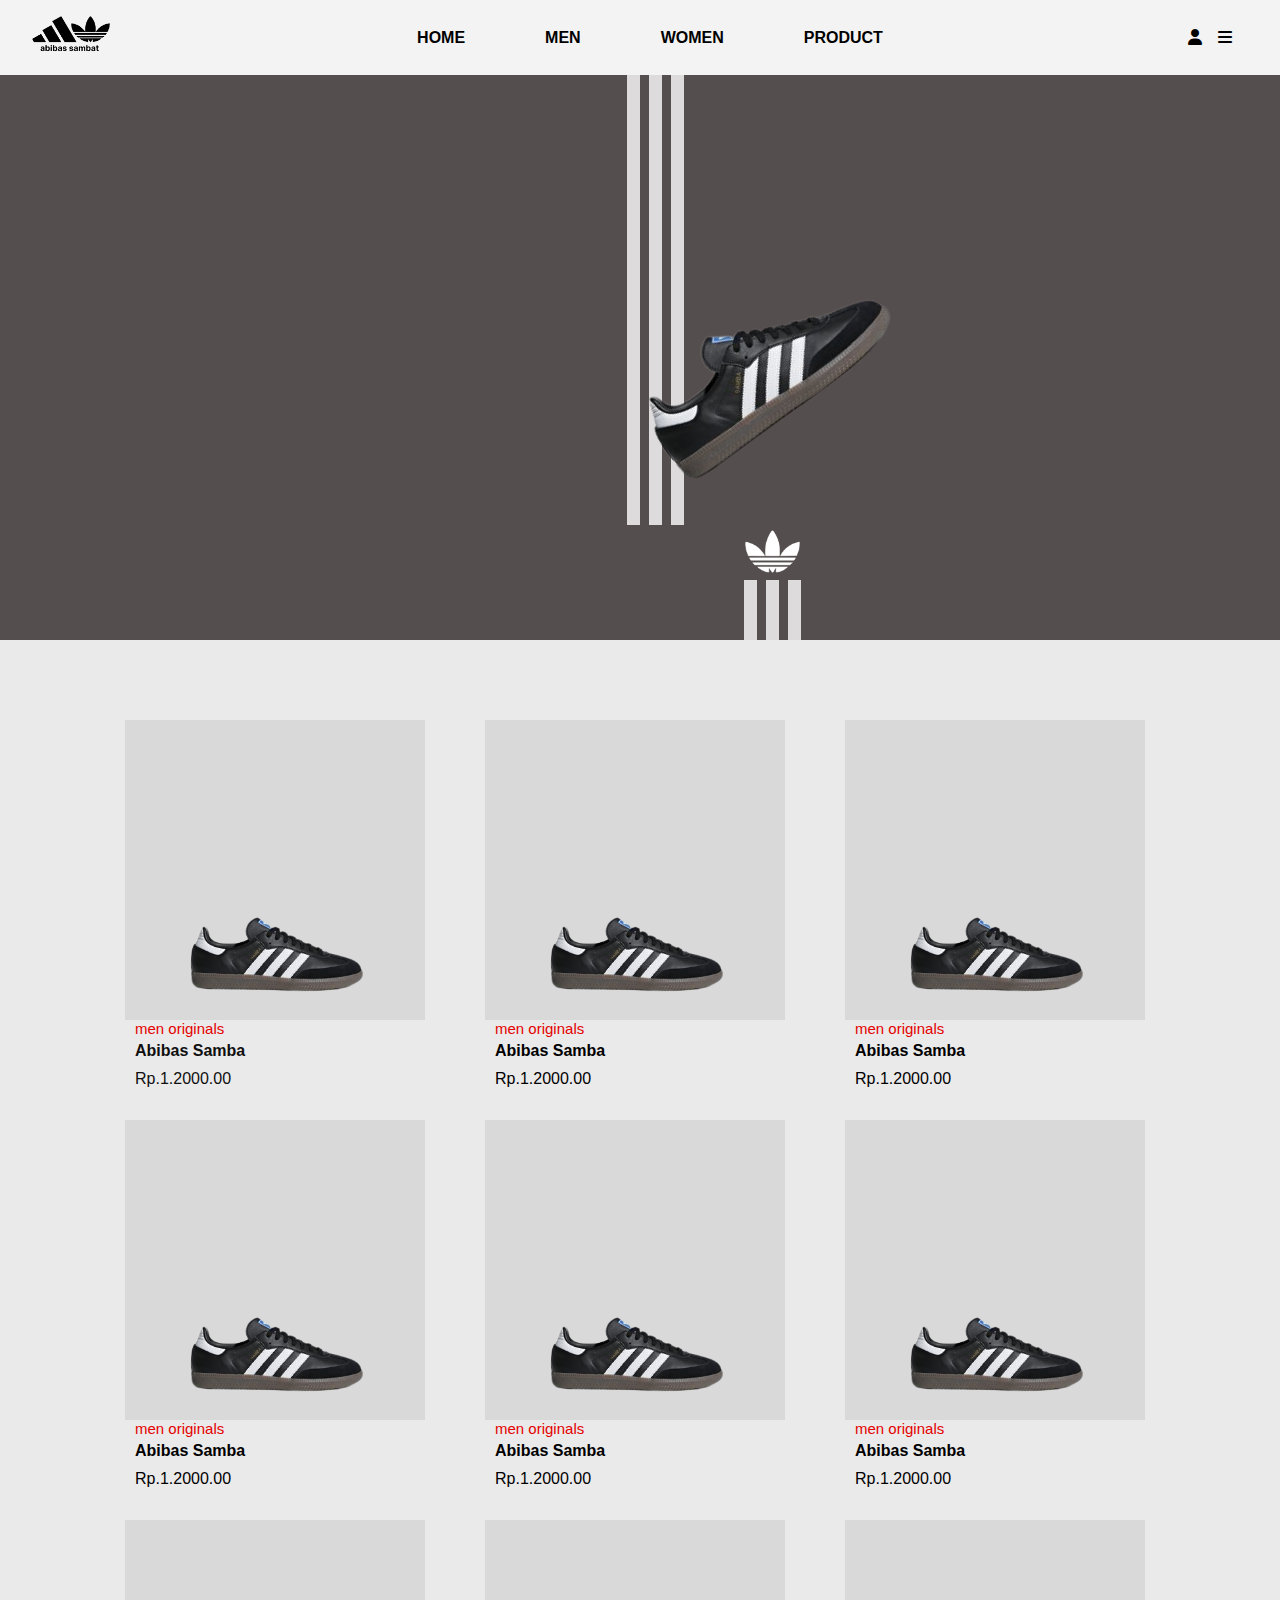
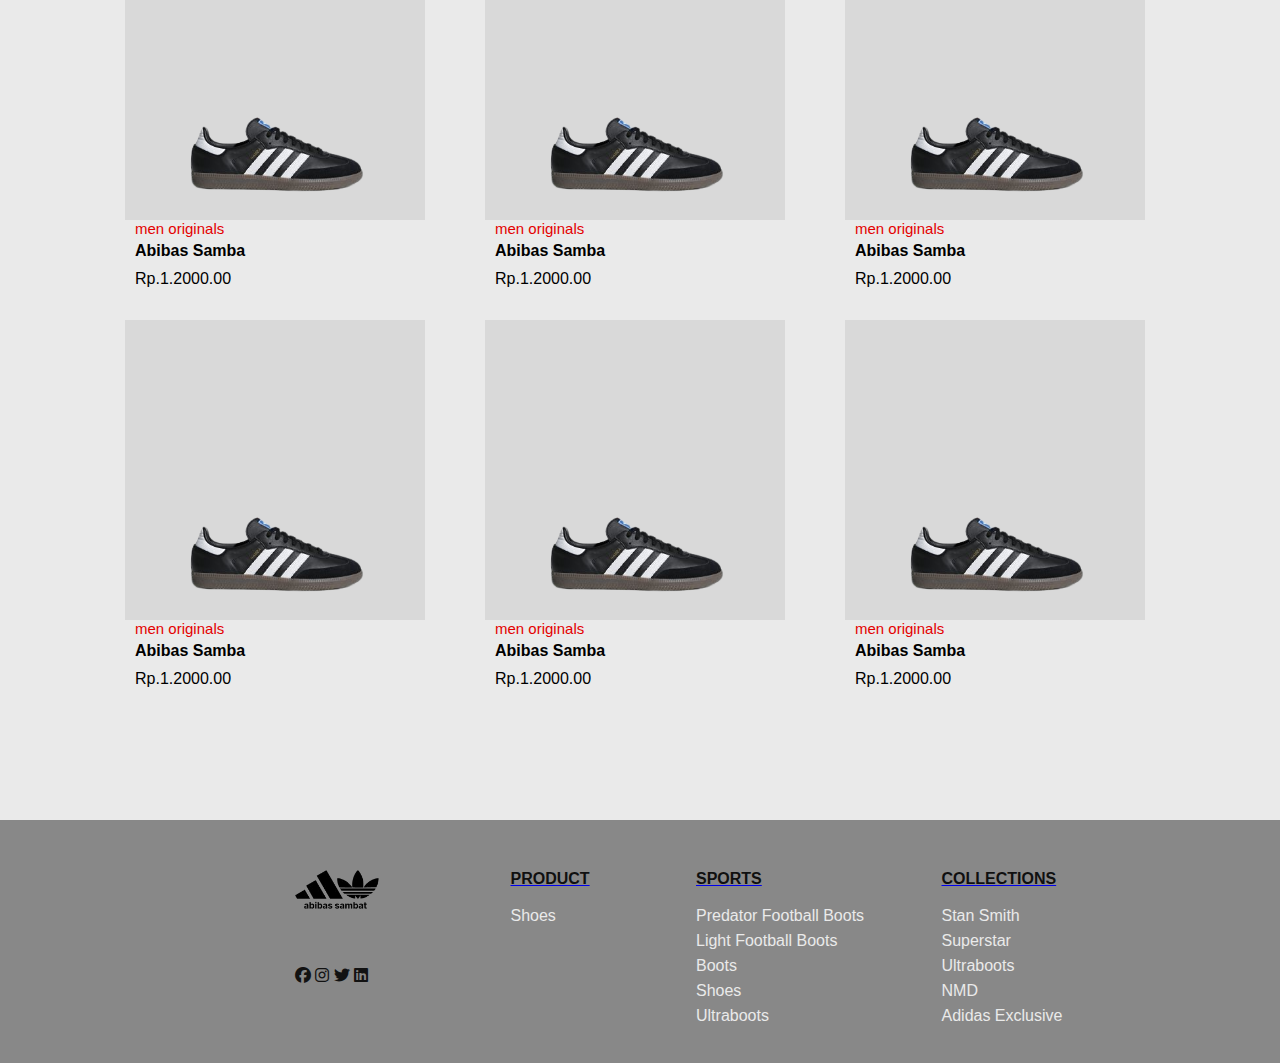
<file: PRODUCT.html>
<!DOCTYPE html>
<html lang="en">

<head>
    <meta charset="UTF-8">
    <meta name="viewport" content="width=\, initial-scale=1.0">
    <title>BRANDS</title>
    <link rel="stylesheet" type="text/css" href="assets/css/PRODUCT.css" />
    <link href="/fontawesome-free-6.6.0-web/css/all.min.css" rel="stylesheet" />
</head>

<body>

    <header>
        <nav>
            <div class="">
                <img src="assets/img/logo.png">
            </div>

            <ul>
                <li><a href="index.html">HOME</a></li>
                <li><a href="#">MEN</a></li>
                <li><a href="#">WOMEN</a></li>
                <li><a href="PRODUCT.html">PRODUCT</a></li>
            </ul>
            <div class="icons">
                <a><i class="fa-solid fa-user"></i></i></a>
                <a><i class="fa-solid fa-bars"></i></a>
            </div>
        </nav>
    </header>

    <section class="conten">
        <div class="rour1">
            <div class="line"></div>
            <div class="line"></div>
            <div class="line"></div>
            <div class="page">
                <img src="assets/img/samba1.png" width="300px">
            </div>
            <div class="img">
                <img src="assets/img/Vector 5.png">
            </div>
            <div class="line1"></div>
            <div class="line1"></div>
            <div class="line1"></div>
        </div>
    </section>

    <section class="second">
        <a href="detail.html">
        <div class="product-grid">
            <div class="product-item">
                <div class="imag">
                    <img src="assets/img/samba1.png" alt="Shoe 1">
                </div>
                <div class="informasi">
                    <div class="product-tipe">men originals</div>
                    <div class="product-name">Abibas Samba</div>
                    <div class="product-price">Rp.1.2000.00</div>
                </div>
            </div>
        </a>
            <div class="product-item">
                <div class="imag">
                    <img src="assets/img/samba1.png" alt="Shoe 1">
                </div>
                <div class="informasi">
                    <div class="product-tipe">men originals</div>
                    <div class="product-name">Abibas Samba</div>
                    <div class="product-price">Rp.1.2000.00</div>
                </div>
            </div>
            <div class="product-item">
                <div class="imag">
                    <img src="assets/img/samba1.png" alt="Shoe 1">
                </div>
                <div class="informasi">
                    <div class="product-tipe">men originals</div>
                    <div class="product-name">Abibas Samba</div>
                    <div class="product-price">Rp.1.2000.00</div>
                </div>
            </div>
            <div class="product-item">
                <div class="imag">
                    <img src="assets/img/samba1.png" alt="Shoe 1">
                </div>
                <div class="informasi">
                    <div class="product-tipe">men originals</div>
                    <div class="product-name">Abibas Samba</div>
                    <div class="product-price">Rp.1.2000.00</div>
                </div>
            </div>
            <div class="product-item">
                <div class="imag">
                    <img src="assets/img/samba1.png" alt="Shoe 1">
                </div>
                <div class="informasi">
                    <div class="product-tipe">men originals</div>
                    <div class="product-name">Abibas Samba</div>
                    <div class="product-price">Rp.1.2000.00</div>
                </div>
            </div>
            <div class="product-item">
                <div class="imag">
                    <img src="assets/img/samba1.png" alt="Shoe 1">
                </div>
                <div class="informasi">
                    <div class="product-tipe">men originals</div>
                    <div class="product-name">Abibas Samba</div>
                    <div class="product-price">Rp.1.2000.00</div>
                </div>
            </div>
            <div class="product-item">
                <div class="imag">
                    <img src="assets/img/samba1.png" alt="Shoe 1">
                </div>
                <div class="informasi">
                    <div class="product-tipe">men originals</div>
                    <div class="product-name">Abibas Samba</div>
                    <div class="product-price">Rp.1.2000.00</div>
                </div>
            </div>
            <div class="product-item">
                <div class="imag">
                    <img src="assets/img/samba1.png" alt="Shoe 1">
                </div>
                <div class="informasi">
                    <div class="product-tipe">men originals</div>
                    <div class="product-name">Abibas Samba</div>
                    <div class="product-price">Rp.1.2000.00</div>
                </div>
            </div>
            <div class="product-item">
                <div class="imag">
                    <img src="assets/img/samba1.png" alt="Shoe 1">
                </div>
                <div class="informasi">
                    <div class="product-tipe">men originals</div>
                    <div class="product-name">Abibas Samba</div>
                    <div class="product-price">Rp.1.2000.00</div>
                </div>
            </div>
            <div class="product-item">
                <div class="imag">
                    <img src="assets/img/samba1.png" alt="Shoe 1">
                </div>
                <div class="informasi">
                    <div class="product-tipe">men originals</div>
                    <div class="product-name">Abibas Samba</div>
                    <div class="product-price">Rp.1.2000.00</div>
                </div>
            </div>
            <div class="product-item">
                <div class="imag">
                    <img src="assets/img/samba1.png" alt="Shoe 1">
                </div>
                <div class="informasi">
                    <div class="product-tipe">men originals</div>
                    <div class="product-name">Abibas Samba</div>
                    <div class="product-price">Rp.1.2000.00</div>
                </div>
            </div>
            <div class="product-item">
                <div class="imag">
                    <img src="assets/img/samba1.png" alt="Shoe 1">
                </div>
                <div class="informasi">
                    <div class="product-tipe">men originals</div>
                    <div class="product-name">Abibas Samba</div>
                    <div class="product-price">Rp.1.2000.00</div>
                </div>
            </div>
        </div>

    </section>

    <footer>
        <div class="container">
            <div class="header">
                <div class="content">
                    <div class="footer">
                        <div class="rour">
                            <div class="footer-col">
                                <img src="assets/img/logo.png">
                                <div class="sosial-link">
                                    <a href="#"><i class="fa-brands fa-facebook"></i></a>
                                    <a href="#"><i class="fa-brands fa-instagram"></i></a>
                                    <a href="#"><i class="fa-brands fa-twitter"></i></a>
                                    <a href="#"><i class="fa-brands fa-linkedin"></i></a>
                                </div>
                            </div>
                            <div class="footer-col">
                               <a href="#"><h4>PRODUCT</h4></a>
                                <ul>
                                    <li><a href="#">Shoes</a></li>
                                </ul>
                            </div>
                            <div class="footer-col">
                                <div class="col">
                                <a href="#"><h4>SPORTS</h4></a>
                                <ul>
                                    <li><a href="#">Predator&nbsp;Football&nbsp;boots</a></li>
                                    <li><a href="#">Light&nbsp;Football&nbsp;Boots</a></li>
                                    <li><a href="#">Boots Shoes</a></li>
                                    <li><a href="#">Ultraboots</a></li>
                                </ul>
                                </div>
                            </div>
                            <div class="footer-col">
                                <a href="#"><h4>COLLECTIONS</h4></a>
                                <ul>
                                    <li><a href="#">Stan Smith</a></li>
                                    <li><a href="#">Superstar</a></li>
                                    <li><a href="#">Ultraboots</a></li>
                                    <li><a href="#">NMD</a></li>
                                    <li><a href="#">adidas&nbsp;Exclusive</a></li>
                                </ul>
                            </div>
                        </div>
                    </div>
                </div>
            </div>
        </div>

    </footer>




</body>

</html>
</file>
<file: assets/css/style.css>
*,  html {
    padding: 0;
    margin: 0;
    box-sizing: border-box;
}

body {
    background-color: #ffff;
    font-family: Arial, sans-serif;
}

nav {
    background-color:#F3F3F3;
    display: flex;
    justify-content: space-between;
    padding: 1rem 2rem;
    
}

nav ul {
    display: flex;
    list-style: none;
    gap: 5rem;
    align-items: center;
}

nav .icons  {
   display: flex;
   align-items: center;
}

nav .icons i{
    width: 30px;
}

nav ul li a {
    text-decoration: none;
    font-family: 'Segoe UI', Tahoma, Geneva, Verdana, sans-serif;
    color: black;
    font-weight: 600;
}

nav ul li a:hover {
    border-bottom: 2px solid black;
}

nav div img{
    width: 80px;
}

.imge {
    position: absolute;
    left: 7%;
}

.text{
    text-align: center;
    position: absolute;
    top: 30%;
    left: 40%;
    text-align: left;
}

.page {
    background-color: #c3c3c3;
    padding-bottom: 40%;
    display: flex;
}

.text h1 {
    font-size: 50px;
    margin-bottom: 20px;
    position: relative;
}

.text p{
    font-size: 20px;
    gap: 0rem 20rem;
    font-family: 'poppins';
    margin-bottom: 20px;
}

.text button{
    background-color: #3D3D3D;
    color: #F1F1F1;
    border: none;
    border-radius: 5px;
    padding: 5px 10px;
    font-size: 20px;
}

.text button:hover{
    background-color: #e20505;
}

.image2 img{
    position: absolute;
    right: 1%;
    width: 27%;
}

.hero{
    background-color: #f1f1f1;
    padding-bottom: 50%;
    display: flex;
    margin: 0;
}

.hero .row {
   margin-top: 35px;
   position: absolute;
   left: 125px;
   display: flex;
   margin: 30px 40px;
   gap: 12px;
}

.hero .row .img1 img{
    width: 400px;
}

.hero .row .img2 img{
    width: 400px;
}

.hero .row .img3 img{
    width: 400px;
    height: 504px;
}

.text1{
    text-align: center;
    font-size: 15px;
    margin-top: 10px;
    position: relative;
    left: 680px;
    top: 620px;
}

.slider-container {
    width: 100%;
    margin: 0 auto;
    position: relative;
    left: 120px;
    overflow: hidden;
    top: 700px;
    
}
.slider {
    display: flex;
    transition: transform 0.5s ease-in-out;
}

.product{
    background-color: #e3e1e1;
    padding: 10px;
    
}

.product img{
    position: relative;
    width: 200px;
    top: 10px;
    left: 15px;
}

.slide{
    flex: 0 0 25%;
    box-sizing: border-box;
    padding: 2px;
    height: 20%;
    width: 2000px;
}


.slide button{
   width: 20px 40px;
   position: relative;
   left: 155px;
}

.product-info {
   background-color:#f1f1f1;
   height: 80px;
   position: relative; 
}

.product-info .text{
    position: relative;
    left: 20px;
    bottom: 40px;
    margin: 0;
}

.product-info p{
    position: relative;
    bottom: 10px;
}

.product-info h6{
    color: #e20505;
    position: relative;
    bottom: 20px;
    font-size: 9px;
}

.product-info h3{
    position: relative;
    bottom: 14px;
    font-size: 15px;
}

.product-info p{
    font-size: 15px;
}

.product-info button{
    position: relative;
    bottom: 40px;
    font-size: 12px;
    background-color: #979797;
    color: #121212;
}

 .btn{
   right: 205px;
   width: 700px;
   position: relative;
   top: 850px;
}

.btn .nav-button {
    position: absolute;
    transform: translateY(-50%);
    background: #B0B0B0;
    color: white;
    border: none;
    padding: 10px;
    cursor: pointer;
}

.prev { right:239%; }
.next { right: 64px; }


.oke{
    background-color: #e1dfdf;
    padding: 50px;
}

.informasi{
   margin-left: 8%;
   display: flex;
   gap: 5rem;
}

 .informasi .text2 h1{
    font-size: 16px;
    margin-top: 20px;
   
 }

 .informasi .text2 p{
    font-size: 13px;
    margin-top: 20px;
 }

 .informasi .text3 h1{
    font-size: 16px;
    margin-top: 20px;
   
 }

 .informasi .text3 p{
    font-size: 13px;
    margin-top: 20px;
   
 }

.container{
    min-width: 100%;
    margin: auto;
    position: relative;
}

.rour{
    display: flex;
    flex-wrap: wrap;
    max-width: 1000px;
    margin: auto;
}

ul{
    list-style: none;
}

.footer{
    background-color: #888888;
    padding: 50px;
    position: relative;
    bottom: 0;
    width: 100%;
}

.footer-col{
    width: 9%;
    margin-left: 130px;
}

.footer-col img{
    margin-bottom: 50px;
    position: relative;
    width: 100%;
}

.footer-col ul li a{
    position: relative;
    top: 10px;
    line-height: 20px;
    font-size: 18px;
    text-transform: capitalize;
    color: #eaeaea;
    text-decoration: none;
    font-family: 'inter';
}

.sosial-link a{
    color: #121212;
}

.footer-col a h4{
    text-transform: capitalize;
    text-decoration: none;
    color: #101010;
}
.col{
    position: relative;
    right: 30px;
}
</file>
<file: BRANDS.css>
*,  html {
    padding: 0;
    margin: 0;
    box-sizing: border-box;
}

body {
    background-color: #ffff;
    font-family: Arial, sans-serif;
}

nav {
    background-color:#F3F3F3;
    display: flex;
    justify-content: space-between;
    padding: 1rem 2rem;
}

nav ul {
    display: flex;
    list-style: none;
    gap: 5rem;
    align-items: center;
}

nav .icons  {
   display: flex;
   align-items: center;
}

nav .icons i{
    width: 30px;
}

nav ul li a {
    text-decoration: none;
    font-family: 'Segoe UI', Tahoma, Geneva, Verdana, sans-serif;
    color: black;
    font-weight: 600;
}

nav ul li a:hover {
    border-bottom: 2px solid black;
}

nav div img{
    width: 80px;
}

.conten{
    background-color: #554E4E;
    padding-bottom: 115px;
}

.rour1{
    display: flex;
    gap: 9px;
}

.conten .page img{
    transform: rotate(-37deg);
    position: relative;
    top: 30px;
    left: 460px;
}

.line{
    width: 13px;
    height: 450px;
    background-color: rgb(221, 219, 219);
    position: relative;
    left: 49%;
}

.page img{
   width: 100%;
}

 .img img{
    width: 55px;
 }


.conten .rour1 .img{
    position: relative;
    top: 455px;
    left: 320px;
}

.line1{
    width: 13px;
    height: 60px;
    background-color: rgb(221, 219, 219);
    position: relative;
    left: 255px;
    top: 505px;
}

.second{
    background-color: #eaeaea;
    padding: 70px;
    position: relative;
}

.second a{
    text-decoration: none;
    color: #101010;
}

.product-grid {
    display: grid;
    grid-template-columns: repeat(auto-fill, minmax(280px, 1fr));
    gap: 20px;
    margin: 30px 40px;
    position: relative;
    bottom: 35px;
}

.product-item {
    background-color: rgb(217, 217, 217);
    width: 300px;
    height: 350px;
    margin: 15px;
}

.informasi{
    background-color: #eaeaea;
    padding: 10px;
    position: relative;
    top: 66px;
}

.imag img{
    width: 230px;
    position: relative;
    left: 37px;
    top: 50px;
}

.product-name {
    font-weight: bold;
    margin-bottom: 5px;
}

.product-tipe{
   position: relative;
   bottom: 10px;
   color: #e40101;
   font-size: 15px;
}

.product-name {
   position: relative;
   bottom: 5px;
}
       

.container{
    min-width: 100%;
    margin: auto;
    position: relative;
}

.rour{
    display: flex;
    flex-wrap: wrap;
    max-width: 950px;
    margin: auto;
}

ul{
    list-style: none;
}

.footer{
    background-color: #888888;
    padding: 50px;
    position: relative;
    bottom: 0;
    width: 100%;
}

.footer-col{
    width: 9%;
    padding: 0, 100%;
    margin-left: 130px;
}

.footer-col img{
    margin-bottom: 50px;
    position: relative;
    width: 100%;
}

.footer-col ul li a{
    position: relative;
    top: 15px;
    line-height: 25px;
    font-size: 16px;
    text-transform: capitalize;
    color: #eaeaea;
    text-decoration: none;
    font-weight: 300;
}

.sosial-link a{
    color: #121212;
}

.footer-col a h4{
    text-transform: capitalize;
    text-decoration: none;
    color: #101010;
}

.col{
    position: relative;
    right: 30px;
}
</file>
<file: assets/css/detail.css>
*,  html {
    padding: 0;
    margin: 0;
    box-sizing: border-box;
}

body {
    background-color: #ffff;
    font-family: 'open sans';
    overflow-x: hidden; 
      
}

nav {
    background-color:#F3F3F3;
    display: flex;
    justify-content: space-between;
    padding: 1rem 2rem;
}

nav ul {
    display: flex;
    list-style: none;
    gap: 5rem;
    align-items: center;
}

nav .icons  {
   display: flex;
   align-items: center;
}

nav .icons i{
    width: 30px;
}

nav ul li a {
    text-decoration: none;
    font-family: 'Segoe UI', Tahoma, Geneva, Verdana, sans-serif;
    color: black;
    font-weight: 600;
}

nav ul li a:hover {
    border-bottom: 2px solid black;
}

nav div img{
    width: 80px;
}

.imge {
    position: absolute;
    left: 7%;
}
  
.product-container {
      display: flex;
      grid-template-columns: 1fr 1fr;
      gap: 20px;
      background-color: #f5f2f2;
      box-shadow: 0 4px 8px rgba(0, 0, 0, 0.1);
}

.product-container .product-image {
     background-color: #D9D9D9;
     width: 400%;
     height: 580px;
}

.product-image img {
      width: 400px;
      border-radius: 10px;
      position: relative;
      left: 30%;
      bottom: 100px;    
}
  
.back-link {
      display: block;
      margin-top: 20px;
      color: #333;
      text-decoration: none;
      font-weight: bold;
      padding: 20px;
}
  
.product-info1 {
      background-color: #f5f2f2;
      padding: 50px ;
      position: relative;
      left: 40px;
      width: 200%;
   
}
  
.product-title {
      font-size: 45px;
      margin-bottom: 10px;
      position: relative;
      bottom: 20px;
}

.product-oke{
      position: relative;
      margin-bottom: 70px;
      color: #e74c3c;
      font-size: 12px;
      bottom: 40px;
}
  
.product-price {
      font-size: 1.5rem;
      color: #e74c3c;
      margin-top: 50px;
  
}
  
.product-code {
      font-size: 16px;
      margin-bottom: 20px;
}
  
.product-options {
      margin-top: 20px;
}
  
.product-options label {
      font-weight: bold;
      margin-right: 10px;
      position: relative;
}
  
.product-options select {
      padding: 5px;
      font-size: 1rem;
}
  
.product-info1 .add-to-cart {
      padding: 10px 10px;
      background-color: #707171;
      color: #fff;
      border: none;
      border-radius: 5px;
      cursor: pointer;
      font-size: 12px;
      margin-top: 30px;
  }
  
.add-to-cart:hover {
      background-color: #e20505
  }

.information{
      background-color: #f5f2f2;
      padding: 70px;
  }
  
.information .text1 {
      position: relative;
      left: 250px;
      bottom: 35px;
}

.information .text1 p{
      margin-bottom: 15px;
      font-size: 19px;
      font-family: 'inter';
}

.information .text1 h5{
      margin-bottom: 30px;
}

.information .text1 h1{
     margin-bottom: 5px;
     font-size: 50px;
}


.information .text1 ul{
      list-style-type: none;
}

.information .text1 h2{
      margin-bottom: 20px;
}

.container{
      min-width: 100%;
      margin: auto;
      position: relative;
  }
  
  .rour{
      display: flex;
      flex-wrap: wrap;
      max-width: 950px;
      margin: auto;
  }

  
.hero{
    background-color: #f5f2f2;
    padding-bottom: 50%;
    display: flex;
    margin: 0;
    padding: 50px;
}

  .slider-container {
    width: 100%;
    margin: 0 auto;
    position: relative;
    left: 252px;
    overflow: hidden; 
}

 .text2 h2{
    position: relative;
    left: 366px;
}

.slider {
    display: flex;
    transition: transform 0.5s ease-in-out;
}

.product4{
    background-color: #e3e1e1;
    padding: 10px;
}

.product4 img{
    position: relative;
    width: 200px;
    top: 10px;
    left: 15px;
    height: 200px;
}

.slide{
    flex: 0 0 25%;
    box-sizing: border-box;
    padding: 2px;
    height: 20%;
    width: 20px;
    margin-top: 40px;
}


.slide button{
   width: 20px 40px;
   position: relative;
   left: 155px;
}

.product-info {
   background-color:#f5f2f2;
   height: 70px;
}

.product-info .text{
    position: relative;
    margin: 0;
    top: 20px;
    
}

.product-info p{
    position: relative;
    bottom: 10px;
}

.product-info h6{
    color: #e20505;
    position: relative;
    bottom: 20px;
    font-size: 9px;
}

.product-info h3{
    position: relative;
    bottom: 14px;
    font-size: 15px;
}

.product-info p{
    font-size: 15px;
}

 .product-info button{
    position: relative;
    font-size: 12px;
    background-color: #979797;
    color: #121212;
    border: none;
    border-radius: 5px;
    padding: 2px 4px;
}

 .btn2{
   right: 183px;
   width: 800px;
   position: relative;
   top: 220px;
}

.btn2 .nav-button1 {
    position: absolute;
    transform: translateY(-50%);
    background: #B0B0B0;
    color: white;
    border: none;
    padding: 10px;
    cursor: pointer;
}

.prev { right:192%; }
.next { left: 435px; }

  
  ul{
      list-style: none;
      line-height: 25px;
  }
  
  .footer{
      background-color: #888888;
      padding: 50px;
      position: relative;
      bottom: 0;
      width: 100%;
  }
  
  .footer-col{
      width: 9%;
      padding: 0, 100%;
      margin-left: 130px;
  }
  
  .footer-col img{
      margin-bottom: 50px;
      position: relative;
      width: 100%;
  }
  
  .footer-col ul li a{
      position: relative;
      top: 15px;
      line-height: 25px;
      font-size: 16px;
      text-transform: capitalize;
      color: #eaeaea;
      text-decoration: none;
      font-weight: 300;
  }
  
  .sosial-link a{
      color: #121212;
  }
  
  .footer-col a h4{
      text-transform: capitalize;
      text-decoration: none;
      color: #101010;
  }
  
  .col{
    position: relative;
    right: 30px;
}
</file>
<file: assets/css/login.css>
@import url('https://fonts.googleapis.com/css2?family=Montserrat:wght@300;400;500;600;700&display=swap');

*{
    margin: 0;
    padding: 0;
    box-sizing: border-box;
    font-family: 'Montserrat', sans-serif;
}

body{
    background-color: #424241;
    background: linear-gradient(to right, #e2e2e2, #ffebc7);
    display: flex;
    align-items: center;
    justify-content: center;
    flex-direction: column;
    height: 100vh;
}

.container{
    background-color: #fff;
    border-radius: 30px;
    box-shadow: 0 5px 15px rgba(0, 0, 0, 0.35);
    position: relative;
    overflow: hidden;
    width: 768px;
    max-width: 100%;
    min-height: 480px;
}

.container p{
    font-size: 14px;
    line-height: 20px;
    letter-spacing: 0.3px;
    margin: 20px 0;
}

.container span{
    font-size: 12px;
}

.container a{
    color: #31515C;
    font-size: 13px;
    text-decoration: none;
    margin: 15px 0 10px;
}

.container button{
    background-color: #424241;
    color: #fff;
    font-size: 12px;
    padding: 10px 45px;
    border: 1px solid transparent;
    border-radius: 8px;
    font-weight: 600;
    letter-spacing: 0.5px;
    text-transform: uppercase;
    margin-top: 10px;
    cursor: pointer;
}

.container button.hidden{
    background-color: transparent;
    border-color: #fff;
}

.container form{
    background-color: #fff;
    display: flex;
    align-items: center;
    justify-content: center;
    flex-direction: column;
    padding: 0 40px;
    height: 100%;
}

.container input{
    background-color: #eee;
    border: none;
    margin: 8px 0 8px 0;
    padding: 10px 15px;
    font-size: 13px;
    border-radius: 8px;
    width: 100%;
    outline: none;
}

form .skip a {
    padding: 0px 20px 0px 5px;
}

.form-container{
    position: absolute;
    top: 0;
    height: 100%;
    transition: all 0.6s ease-in-out;
}

.sign-in{
    left: 0;
    width: 50%;
    z-index: 2;
}

.container.active .sign-in{
    transform: translateX(30%);
}

.sign-up{
    left: 0;
    width: 50%;
    opacity: 0;
    z-index: 1;
}

.container.active .sign-up{
    transform: translateX(100%);
    opacity: 1;
    z-index: 5;
    animation: move 0.6s;
}

@keyframes move{
    0%, 49.99%{
        opacity: 0;
        z-index: 1;
    }
    50%, 100%{
        opacity: 1;
        z-index: 5;
    }
}

.social-icons{
    margin: 20px 0;
}

.social-icons .xl{
    border: 1px solid #ccc; 
    background-color: #e23a2e;
    color: #fff;
    border-radius: 5px;
    display: inline-flex;
    justify-content: center;
    align-items: center;
    font-size: 16px;
    padding: 0px 70px 0px 70px;
    margin: 0 3px;
    width: 40px;
    height: 40px;
}

.social-icons .xl1{
    border: 1px solid #ccc; 
    background-color: #3b5998;
    color: #fff;
    border-radius: 5px;
    display: inline-flex;
    justify-content: center;
    align-items: center;
    font-size: 16px;
    padding: 0px 70px 0px 70px;
    margin: 0 3px;
    width: 40px;
    height: 40px;
}


.toggle-container{
    position: absolute;
    top: 0;
    left: 50%;
    width: 50%;
    height: 100%;
    overflow: hidden;
    transition: all 0.6s ease-in-out;
    border-radius: 150px 0 0 100px;
    z-index: 1000;
}

.container.active .toggle-container{
    transform: translateX(-100%);
    border-radius: 0 150px 100px 0;
}

.toggle{
    background-color: #424241;
    height: 100%;
    background: linear-gradient(to right, #424241, #424241);
    color: #fff;
    position: relative;
    left: -100%;
    height: 100%;
    width: 200%;
    transform: translateX(0);
    transition: all 0.6s ease-in-out;
}

.container.active .toggle{
    transform: translateX(50%);
}

.toggle-panel{
    position: absolute;
    width: 50%;
    height: 100%;
    display: flex;
    align-items: center;
    justify-content: center;
    flex-direction: column;
    padding: 0 30px;
    text-align: center;
    top: 0;
    transform: translateX(0);
    transition: all 0.6s ease-in-out;
}

.toggle-left{
    transform: translateX(-200%);
}

.container.active .toggle-left{
    transform: translateX(0);
}

.toggle-right{
    right: 0;
    transform: translateX(0);
}

.container.active .toggle-right{
    transform: translateX(200%);
}
</file>
<file: assets/css/PRODUCT.css>
*,  html {
    padding: 0;
    margin: 0;
    box-sizing: border-box;
}

body {
    background-color: #ffff;
    font-family: Arial, sans-serif;
}

nav {
    background-color:#F3F3F3;
    display: flex;
    justify-content: space-between;
    padding: 1rem 2rem;
}

nav ul {
    display: flex;
    list-style: none;
    gap: 5rem;
    align-items: center;
}

nav .icons  {
   display: flex;
   align-items: center;
}

nav .icons i{
    width: 30px;
}

nav ul li a {
    text-decoration: none;
    font-family: 'Segoe UI', Tahoma, Geneva, Verdana, sans-serif;
    color: black;
    font-weight: 600;
}

nav ul li a:hover {
    border-bottom: 2px solid black;
}

nav div img{
    width: 80px;
}

.conten{
    background-color: #554E4E;
    padding-bottom: 115px;
}

.rour1{
    display: flex;
    gap: 9px;
}

.conten .page img{
    transform: rotate(-37deg);
    position: relative;
    top: 30px;
    left: 460px;
}

.line{
    width: 13px;
    height: 450px;
    background-color: rgb(221, 219, 219);
    position: relative;
    left: 49%;
}

.page img{
   width: 100%;
}

 .img img{
    width: 55px;
 }


.conten .rour1 .img{
    position: relative;
    top: 455px;
    left: 320px;
}

.line1{
    width: 13px;
    height: 60px;
    background-color: rgb(221, 219, 219);
    position: relative;
    left: 255px;
    top: 505px;
}

.second{
    background-color: #eaeaea;
    padding: 70px;
    position: relative;
}

.second a{
    text-decoration: none;
    color: #101010;
}

.product-grid {
    display: grid;
    grid-template-columns: repeat(auto-fill, minmax(280px, 1fr));
    gap: 20px;
    margin: 30px 40px;
    position: relative;
    bottom: 35px;
}

.product-item {
    background-color: rgb(217, 217, 217);
    width: 300px;
    height: 350px;
    margin: 15px;
}

.informasi{
    background-color: #eaeaea;
    padding: 10px;
    position: relative;
    top: 66px;
}

.imag img{
    width: 230px;
    position: relative;
    left: 37px;
    top: 50px;
}

.product-name {
    font-weight: bold;
    margin-bottom: 5px;
}

.product-tipe{
   position: relative;
   bottom: 10px;
   color: #e40101;
   font-size: 15px;
}

.product-name {
   position: relative;
   bottom: 5px;
}
       

.container{
    min-width: 100%;
    margin: auto;
    position: relative;
}

.rour{
    display: flex;
    flex-wrap: wrap;
    max-width: 950px;
    margin: auto;
}

ul{
    list-style: none;
}

.footer{
    background-color: #888888;
    padding: 50px;
    position: relative;
    bottom: 0;
    width: 100%;
}

.footer-col{
    width: 9%;
    padding: 0, 100%;
    margin-left: 130px;
}

.footer-col img{
    margin-bottom: 50px;
    position: relative;
    width: 100%;
}

.footer-col ul li a{
    position: relative;
    top: 15px;
    line-height: 25px;
    font-size: 16px;
    text-transform: capitalize;
    color: #eaeaea;
    text-decoration: none;
    font-weight: 300;
}

.sosial-link a{
    color: #121212;
}

.footer-col a h4{
    text-transform: capitalize;
    text-decoration: none;
    color: #101010;
}

.col{
    position: relative;
    right: 30px;
}
</file>
